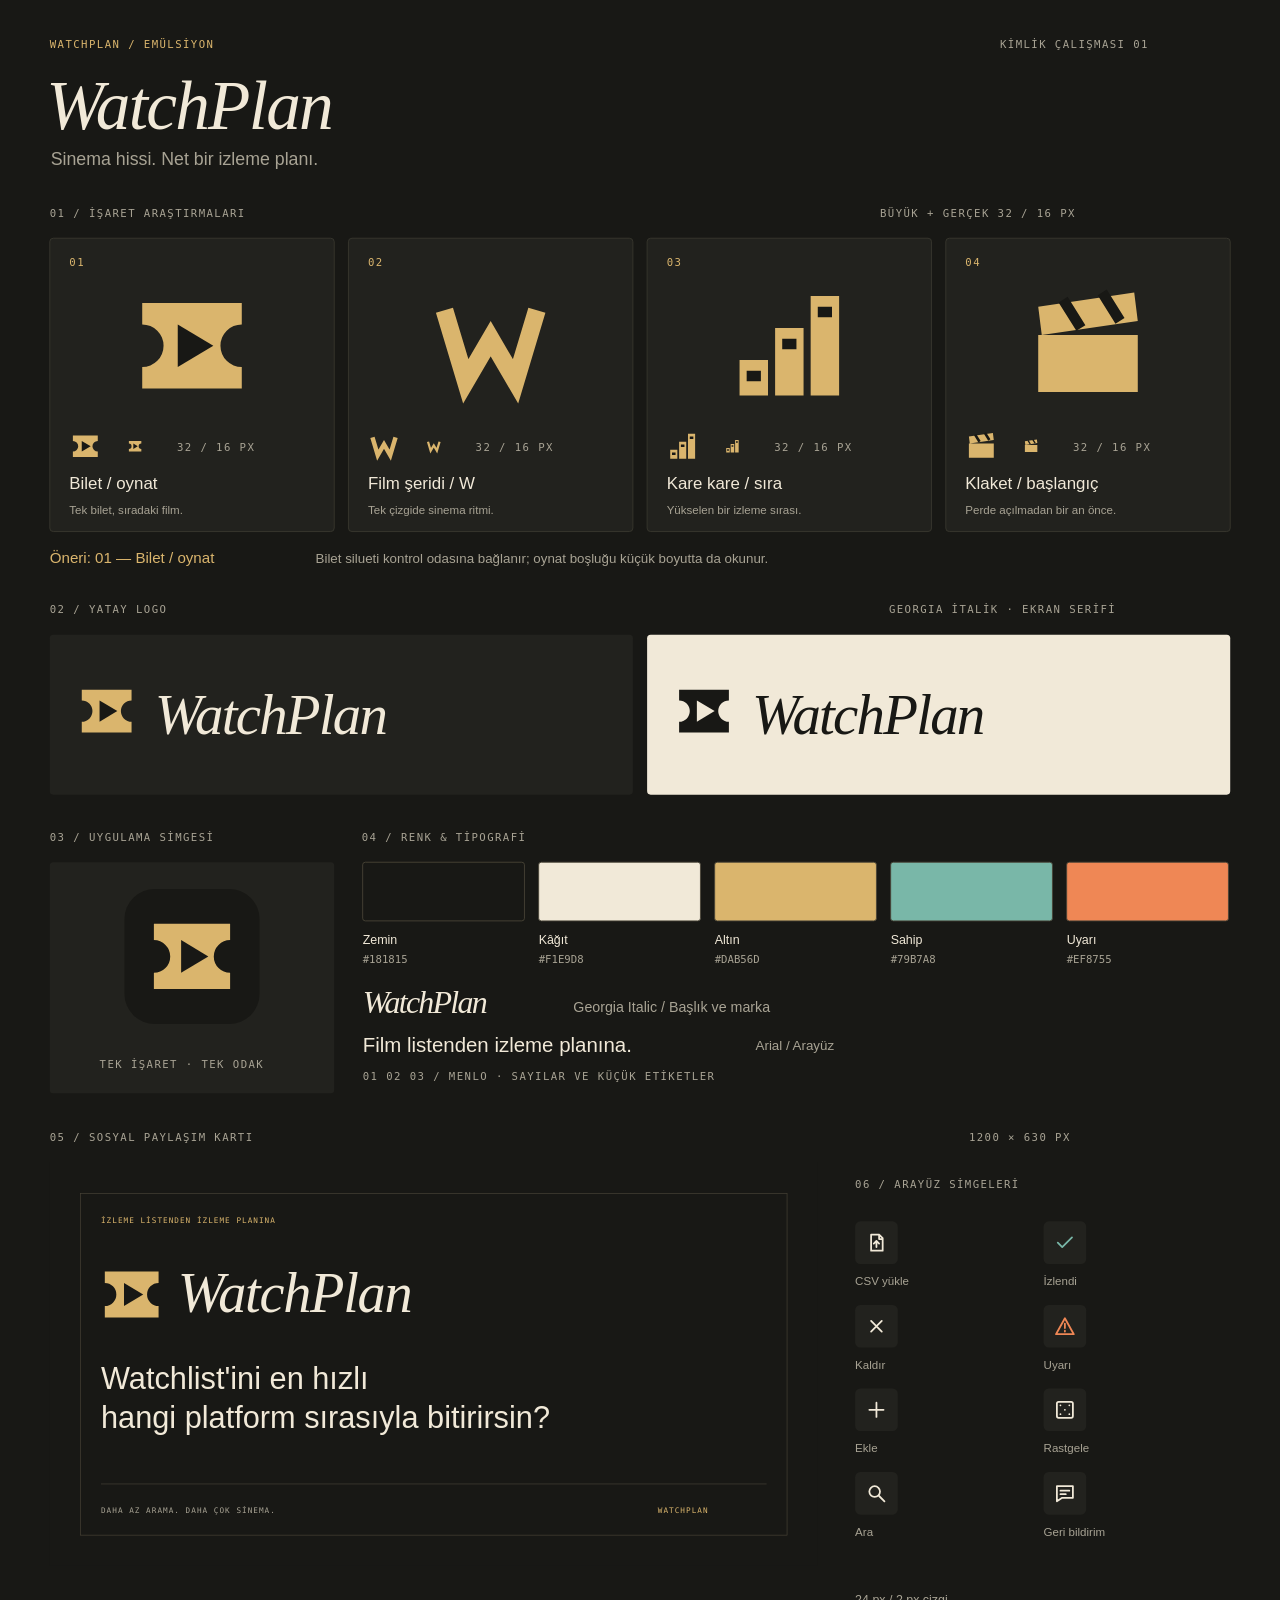
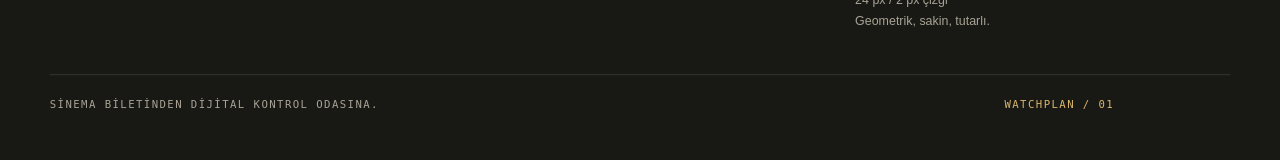
<file: tasarim/watchplan-brand/index.html>
<!doctype html><html lang="tr"><meta charset="utf-8"><title>WatchPlan — Marka kimliği</title><style>body{margin:0;background:#181815}img{display:block;width:1440px;max-width:100%;height:auto;margin:auto}</style><img src="brand-sheet.svg" alt="WatchPlan marka kimliği sunum paftası">
</file>
